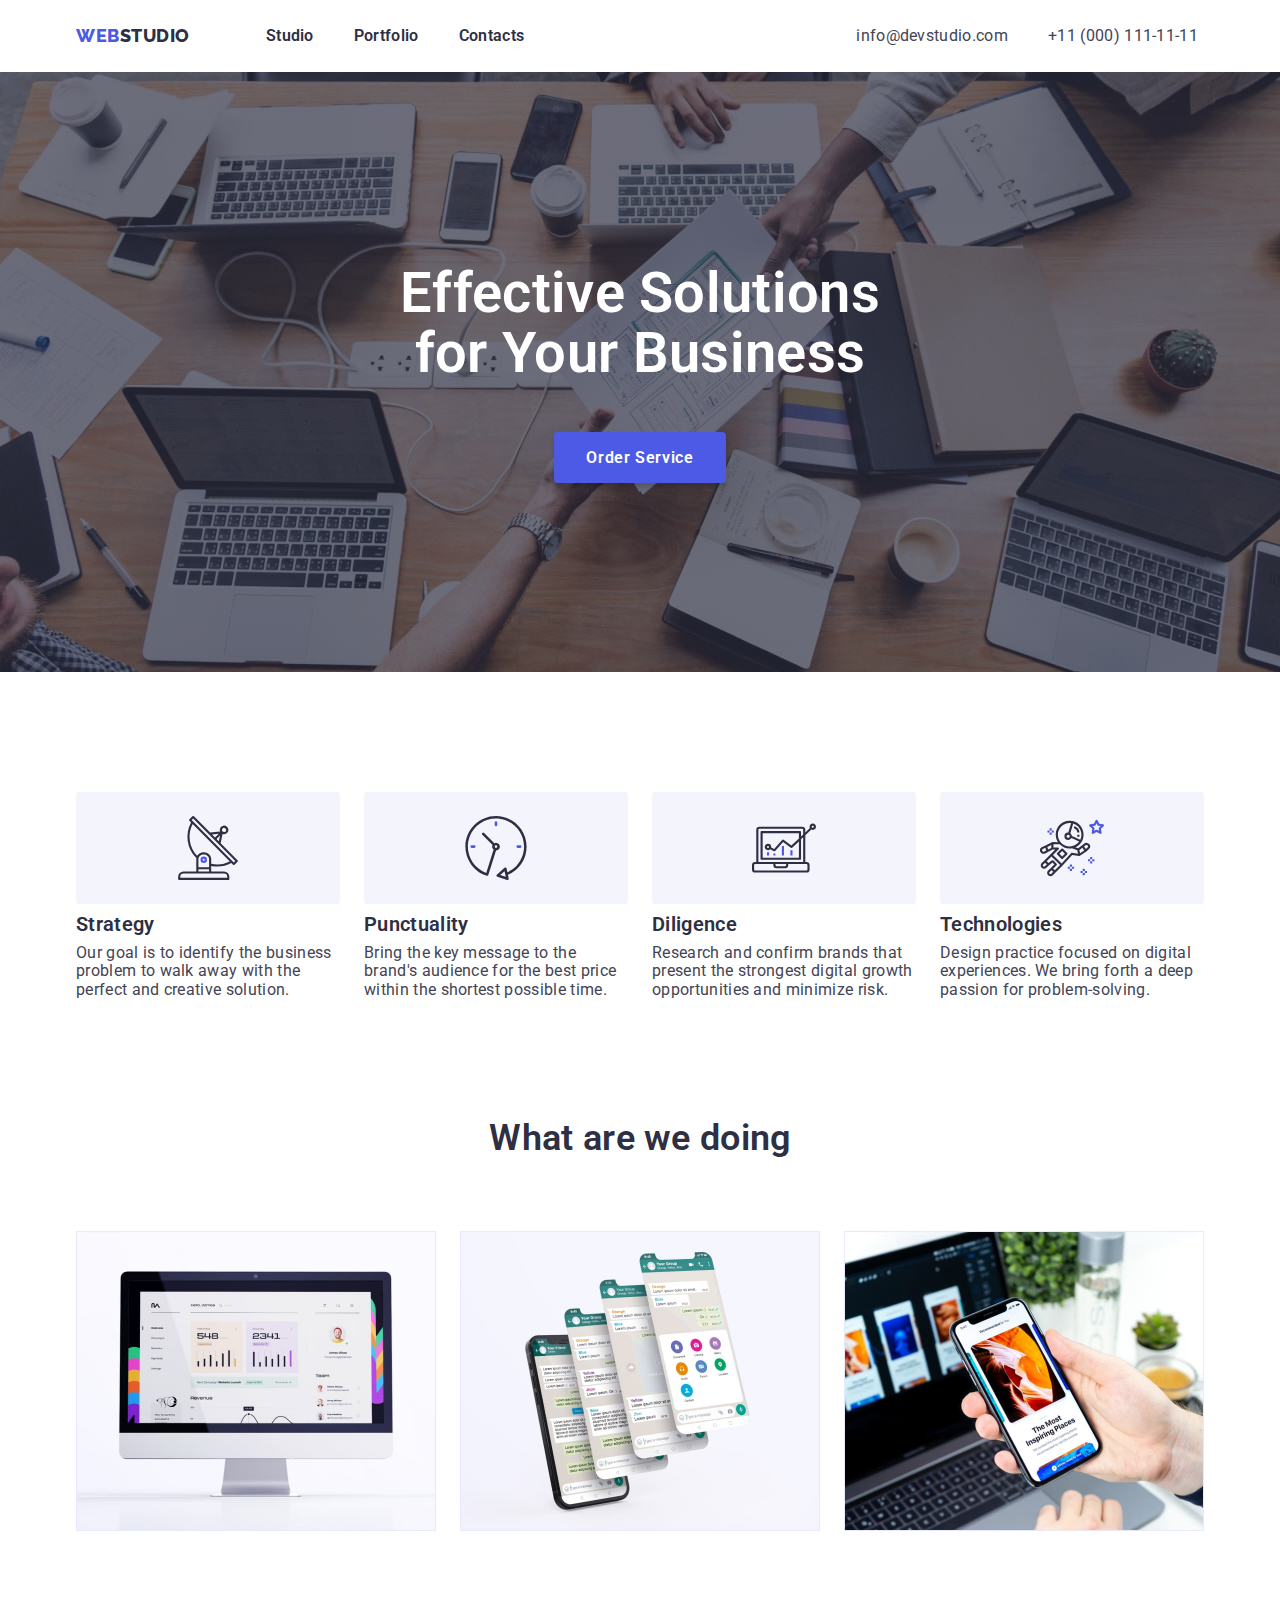
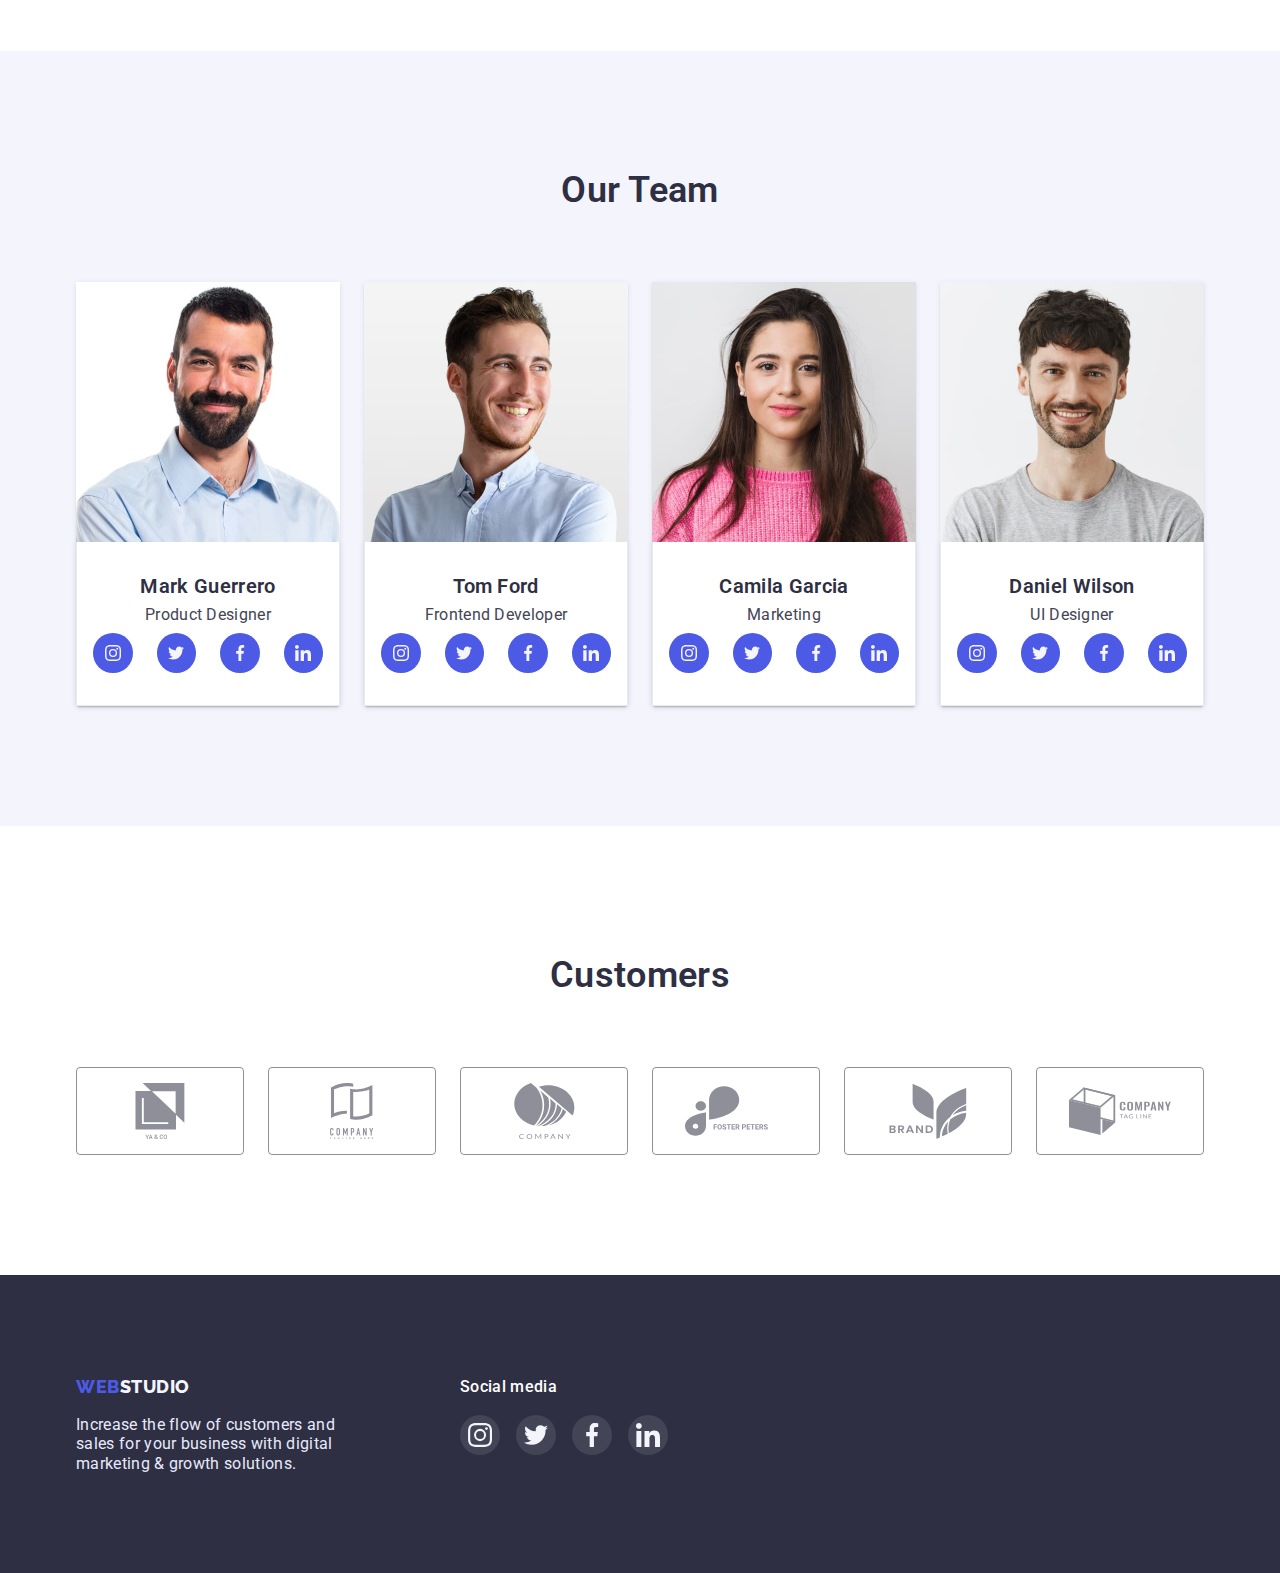
<file: index.html>
<!DOCTYPE html>
<html lang="en">
<head>
    <meta charset="UTF-8">
    <meta http-equiv="X-UA-Compatible" content="IE=edge">
    <meta name="viewport" content="width=device-width, initial-scale=1.0">
    <title>Document</title>
    <link rel="preconnect" href="https://fonts.googleapis.com">
    <link rel="preconnect" href="https://fonts.gstatic.com" crossorigin>
    <link href="https://fonts.googleapis.com/css2?family=Raleway:wght@800&family=Roboto:wght@400;500;700;900&display=swap" rel="stylesheet">
    <link rel="stylesheet" href="https://cdnjs.cloudflare.com/ajax/libs/modern-normalize/1.1.0/modern-normalize.min.css">
    <link rel="stylesheet" href="./css/styles.css">
</head>
<body class="page">

    <header class="header">
        <div class="container header-nav">
            <a href="./index.html" class="logo">web<span class="logo-span">studio</span> </a>
            <nav class="head-nav">
                <ul class="site-nav list">
                    <li class="item"><a href="./index.html" class="link"> Studio </a></li>
                    <li class="item"><a href="./portfolio.html" class="link"> Portfolio </a></li>
                    <li class="item"><a href="./index.html" class="link"> Contacts </a></li>
                </ul>
    
                <ul class="auth-nav list">
                    <li class="item"><a href="mailto:info@devstudio.com" class="link">info@devstudio.com</a></li>
                    <li class="item"><a href="tel:+110001111111" class="link">+11 (000) 111-11-11</a></li>
                </ul>
            </nav>
        </div>
    </header> 

    <main>  
        <section class="hero">
            <div class="container">
                <h1 class="hero-title">Effective Solutions for Your Business</h1>
                <button class="button hero-btn" type="button">Order Service</button>
            </div>
        </section>
    
        <section class="section">
            <div class="container">
                <ul class="list">
                    <li class="section-item-text icon-starlink">
                        <h3 class="section-name">Strategy</h3>
                        <p>Our goal is to identify the business
                            problem to walk away with the perfect and creative solution. </p>
                    </li>
    
                    <li class="section-item-text icon-clock">
                        <h3 class="section-name">Punctuality</h3>
                        <p>Bring the key message to the brand's audience for the best price within the shortest possible time.</p>
                    </li>
    
                    <li class="section-item-text icon-screen">
                        <h3 class="section-name">Diligence</h3>
                        <p>Research and confirm brands that present the strongest digital growth opportunities and minimize risk.</p>
                    </li>
    
                    <li class="section-item-text icon-robot">
                        <h3 class="section-name">Technologies</h3>
                        <p>Design practice focused on digital experiences. We bring forth a deep passion for problem-solving.</p>
                    </li>
                </ul>
            </div>
        </section>
    
            
        <section class="section-no-padding">
            <div class="container">
                <h2 class="section-title">What are we doing</h2>
                <ul class="list">
                    <li class="section-item"><img src="./image/dashboard.jpg" alt="Dashboard" width="360" height="300"></li>
                    <li class="section-item"><img src="./image/chat.jpg" alt="chat" width="360" height="300"></li>
                    <li class="section-item"><img src="./image/screen.jpg" alt="Screen" width="360" height="300"></li>
                </ul>
            </div>
        </section>

        <section class="section-team">
            <div class="container">
                <h2 class="section-title">Our Team</h2>
                <ul class="list">
                    <li class="section-team-list">
                        <img src="./image/mark.jpg" alt="Marc" width="264" height="260">
                        <div class="section-team-text">
                            <h3 class="section-name">Mark Guerrero</h3>
                            <p>Product Designer</p>
                            <ul class="team-links-list list">
                                <li class="team-links-item">
                                    <a href="" class="team-links">
                                        <svg class="team-icon" width="16" height="16">
                                            <use href="./image/icons/symbol-defs-one.svg#icon-instagram"></use>
                                        </svg>
                                    </a>
                                </li>
                                <li class="team-links-item">
                                    <a href="" class="team-links">
                                        <svg class="team-icon" width="16" height="16">
                                            <use href="./image/icons/symbol-defs-one.svg#icon-twitter"></use>
                                        </svg>
                                    </a>
                                </li>
                                <li class="team-links-item">
                                    <a href="" class="team-links">
                                        <svg class="team-icon" width="16" height="16">
                                            <use href="./image/icons/symbol-defs-one.svg#icon-facebook"></use>
                                        </svg>
                                    </a>
                                </li>
                                <li class="team-links-item">
                                    <a href="" class="team-links">
                                        <svg class="team-icon" width="16" height="16">
                                            <use href="./image/icons/symbol-defs-one.svg#icon-linkedin"></use>
                                        </svg>
                                    </a>
                                </li>
                            </ul>
                        </div>
                    </li>
    
                    <li class="section-team-list">
                        <img src="./image/tom.jpg" alt="Tom" width="264" height="260">                 
                        <div class="section-team-text">
                            <h3 class="section-name">Tom Ford</h3>
                            <p>Frontend Developer</p>
                            <ul class="team-links-list list">
                                <li class="team-links-item">
                                    <a href="" class="team-links">
                                        <svg class="team-icon" width="16" height="16">
                                            <use href="./image/icons/symbol-defs-one.svg#icon-instagram"></use>
                                        </svg>
                                    </a>
                                </li>
                                <li class="team-links-item">
                                    <a href="" class="team-links">
                                        <svg class="team-icon" width="16" height="16">
                                            <use href="./image/icons/symbol-defs-one.svg#icon-twitter"></use>
                                        </svg>
                                    </a>
                                </li>
                                <li class="team-links-item">
                                    <a href="" class="team-links">
                                        <svg class="team-icon" width="16" height="16">
                                            <use href="./image/icons/symbol-defs-one.svg#icon-facebook"></use>
                                        </svg>
                                    </a>
                                </li>
                                <li class="team-links-item">
                                    <a href="" class="team-links">
                                        <svg class="team-icon" width="16" height="16">
                                            <use href="./image/icons/symbol-defs-one.svg#icon-linkedin"></use>
                                        </svg>
                                    </a>
                                </li>
                            </ul>
                        </div>                  
                    </li>
    
                    <li class="section-team-list">
                        <img src="./image/camila.jpg" alt="Camila" width="264" height="260">                 
                        <div class="section-team-text">
                            <h3 class="section-name">Camila Garcia</h3>
                            <p>Marketing</p>
                            <ul class="team-links-list list">
                                <li class="team-links-item">
                                    <a href="" class="team-links">
                                        <svg class="team-icon" width="16" height="16">
                                            <use href="./image/icons/symbol-defs-one.svg#icon-instagram"></use>
                                        </svg>
                                    </a>
                                </li>
                                <li class="team-links-item">
                                    <a href="" class="team-links">
                                        <svg class="team-icon" width="16" height="16">
                                            <use href="./image/icons/symbol-defs-one.svg#icon-twitter"></use>
                                        </svg>
                                    </a>
                                </li>
                                <li class="team-links-item">
                                    <a href="" class="team-links">
                                        <svg class="team-icon" width="16" height="16">
                                            <use href="./image/icons/symbol-defs-one.svg#icon-facebook"></use>
                                        </svg>
                                    </a>
                                </li>
                                <li class="team-links-item">
                                    <a href="" class="team-links">
                                        <svg class="team-icon" width="16" height="16">
                                            <use href="./image/icons/symbol-defs-one.svg#icon-linkedin"></use>
                                        </svg>
                                    </a>
                                </li>
                            </ul>
                        </div>           
                    </li>
    
                    <li class="section-team-list">
                        <img src="./image/daniel.jpg" alt="Daniel" width="264" height="260">
                        <div class="section-team-text">
                            <h3 class="section-name">Daniel Wilson</h3>
                            <p>UI Designer</p>
                            <ul class="team-links-list list">
                                <li class="team-links-item">
                                    <a href="" class="team-links">
                                        <svg class="team-icon" width="16" height="16">
                                            <use href="./image/icons/symbol-defs-one.svg#icon-instagram"></use>
                                        </svg>
                                    </a>
                                </li>
                                <li class="team-links-item">
                                    <a href="" class="team-links">
                                        <svg class="team-icon" width="16" height="16">
                                            <use href="./image/icons/symbol-defs-one.svg#icon-twitter"></use>
                                        </svg>
                                    </a>
                                </li>
                                <li class="team-links-item">
                                    <a href="" class="team-links">
                                        <svg class="team-icon" width="16" height="16">
                                            <use href="./image/icons/symbol-defs-one.svg#icon-facebook"></use>
                                        </svg>
                                    </a>
                                </li>
                                <li class="team-links-item">
                                    <a href="" class="team-links">
                                        <svg class="team-icon" width="16" height="16">
                                            <use href="./image/icons/symbol-defs-one.svg#icon-linkedin"></use>
                                        </svg>
                                    </a>
                                </li>
                            </ul>
                        </div>
                    </li>
                </ul>
            </div>
        </section>

        <section class="section-customers">
            <div class="container">
                <h2 class="section-title">Customers</h2>
                <ul class="list list-customers">
                    <li class="item-customers">
                        <a href="" class="links-customers">
                            <svg class="customers-icon" width="104" height="56">
                                <use href="./image/icons/symbol-defs-one.svg#icon-group-first"></use>
                            </svg>
                        </a>
                    </li>
                    <li class="item-customers">
                        <a href="" class="links-customers">
                            <svg class="customers-icon" width="104" height="56">
                                <use href="./image/icons/symbol-defs-one.svg#icon-group-second"></use>
                            </svg>
                        </a>
                    </li>
                    <li class="item-customers">
                        <a href="" class="links-customers">
                            <svg class="customers-icon" width="104" height="56">
                                <use href="./image/icons/symbol-defs-one.svg#icon-group-company"></use>
                            </svg>
                        </a>
                    </li>
                    <li class="item-customers">
                        <a href="" class="links-customers">
                            <svg class="customers-icon" width="104" height="56">
                                <use href="./image/icons/symbol-defs-one.svg#icon-group-foster"></use>
                            </svg>
                        </a>
                    </li>
                    <li class="item-customers">
                        <a href="" class="links-customers">
                            <svg class="customers-icon" width="104" height="56">
                                <use href="./image/icons/symbol-defs-one.svg#icon-group-brand"></use>
                            </svg>
                        </a>
                    </li>
                    <li class="item-customers">
                        <a href="" class="links-customers">
                            <svg class="customers-icon" width="104" height="56">
                                <use href="./image/icons/symbol-defs-one.svg#icon-group-last"></use>
                            </svg>
                        </a>
                    </li>
                </ul>
            </div>
        </section>
    </main>

    <footer class="footer">
        <div class="container footer-wrap">
            <div class="first-footer">
                <a href="./index.html" class="logo-footer">web<span class="logo-span-footer">studio</span> </a>
                <p class="footer-text">Increase the flow of customers and sales for your business with digital marketing & growth solutions.</p>
            </div>

            <div class="second-footer">
                <p class="social-text-footer">Social media</p>
                <ul class="footer-links-list list">
                    <li class="footer-links-item">
                        <a href="" class="footer-link">
                            <svg width="24" height="24">
                                <use href="./image/icons/symbol-defs-one.svg#icon-instagram"></use>
                            </svg>
                        </a>
                    </li>
                    <li class="footer-links-item">
                        <a href="" class="footer-link">
                            <svg width="24" height="24">
                                <use href="./image/icons/symbol-defs-one.svg#icon-twitter"></use>
                            </svg>
                        </a>
                    </li>
                    <li class="footer-links-item">
                        <a href="" class="footer-link">
                            <svg width="24" height="24">
                                <use href="./image/icons/symbol-defs-one.svg#icon-facebook"></use>
                            </svg>
                        </a href="" class="footer-link">
                    </li>
                    <li class="footer-links-item">
                        <a href="" class="footer-link">
                            <svg width="24" height="24">
                                <use href="./image/icons/symbol-defs-one.svg#icon-linkedin"></use>
                            </svg>
                        </a>
                    </li>
                </ul>
            </div>
        </div>
    </footer>
    
</body>
</html>
</file>
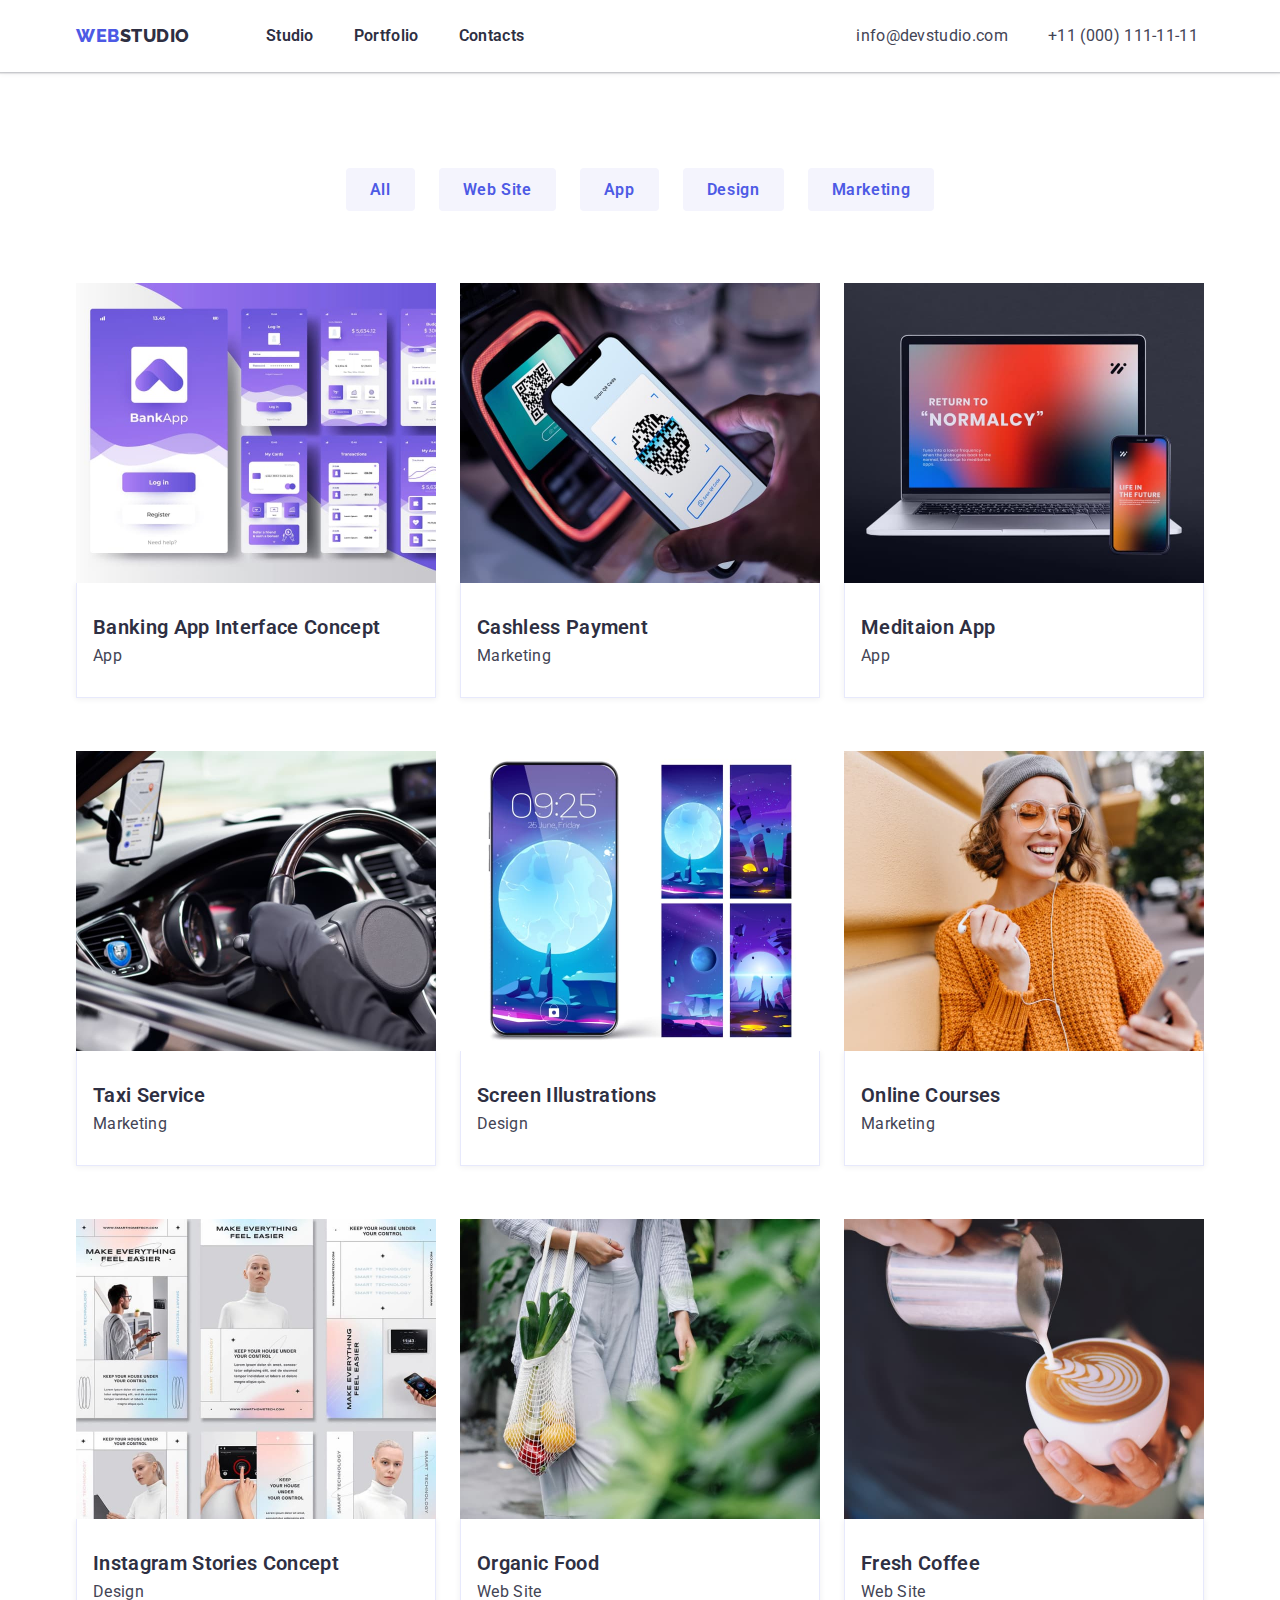
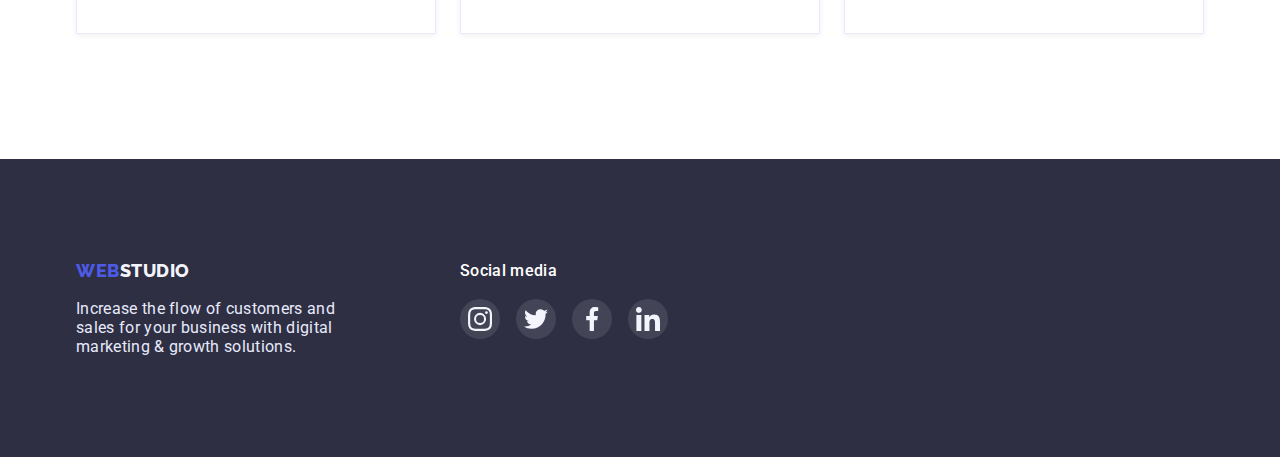
<file: portfolio.html>
<!DOCTYPE html>
<html lang="en">
<head>
    <meta charset="UTF-8">
    <meta http-equiv="X-UA-Compatible" content="IE=edge">
    <meta name="viewport" content="width=device-width, initial-scale=1.0">
    <title>Document</title>
    <link rel="preconnect" href="https://fonts.googleapis.com">
    <link rel="preconnect" href="https://fonts.gstatic.com" crossorigin>
    <link href="https://fonts.googleapis.com/css2?family=Raleway:wght@800&family=Roboto:wght@400;500;700;900&display=swap" rel="stylesheet">
    <link rel="stylesheet" href="https://cdnjs.cloudflare.com/ajax/libs/modern-normalize/1.1.0/modern-normalize.min.css">
    <link rel="stylesheet" href="./css/styles.css">
</head>
<body class="page">
    <header class="header">
        <div class="container header-nav">
            <a href="./index.html" class="logo">web<span class="logo-span">studio</span> </a>
            <nav class="head-nav">
                <ul class="site-nav list">
                    <li class="item"><a href="./index.html" class="link"> Studio </a></li>
                    <li class="item"><a href="./portfolio.html" class="link"> Portfolio </a></li>
                    <li class="item"><a href="./index.html" class="link"> Contacts </a></li>
                </ul>
    
                <ul class="auth-nav list">
                    <li class="item"><a href="mailto:info@devstudio.com" class="link">info@devstudio.com</a></li>
                    <li class="item"><a href="tel:+110001111111" class="link">+11 (000) 111-11-11</a></li>
                </ul>
            </nav>
        </div>
    </header> 

    <main>
        <section class="section-portfolio">
            <div class="container">
                <h1  class="visually-hidden">Portfolio</h1>
                <ul class="button-list list">
                    <li class="item"><button class="button-portfolio all" type="button">All</button></li>
                    <li class="item"><button class="button-portfolio web-site" type="button">Web Site</button></li>
                    <li class="item"><button class="button-portfolio app" type="button">App</button></li>
                    <li class="item"><button class="button-portfolio desing" type="button">Design</button></li>
                    <li class="item"><button class="button-portfolio marketing" type="button">Marketing</button></li>
                </ul>
    
                <ul class="portfolio-list">
                    <li class="section-portfolio-list">
                        <a class="section-portfolio-link" href="">
                            <img src="./image/portfolio/banking.jpg" alt="Banking App"  width="360" height="300">
                            <div class="section-team-text">
                                <h2 class="section-name">Banking App Interface Concept</h2>
                                <p>App</p>
                            </div>
                        </a>
                    </li>
                    <li class="section-portfolio-list">
                        <a class="section-portfolio-link" href="">
                            <img src="./image/portfolio/cashless.jpg" alt="Cashless Payment"  width="360" height="300">
                            <div class="section-team-text">
                                <h2 class="section-name">Cashless Payment</h2>
                                <p>Marketing</p>
                            </div>
                        </a>
                    </li>
                    <li class="section-portfolio-list">
                        <a class="section-portfolio-link" href="">
                            <img src="./image/portfolio/meditaion.jpg" alt="Meditaion App" width="360" height="300">
                            <div class="section-team-text">
                                <h2 class="section-name">Meditaion App</h2>
                                <p>App</p>
                            </div>
                        </a>
                    </li>
                    <li class="section-portfolio-list">
                        <a class="section-portfolio-link" href="">
                            <img src="./image/portfolio/taxi.jpg" alt="Taxi Service" width="360" height="300">
                            <div class="section-team-text">
                                <h2 class="section-name">Taxi Service</h2>
                                <p>Marketing</p>
                            </div>
                        </a>
                    </li>
                    <li class="section-portfolio-list">
                        <a class="section-portfolio-link" href="">
                            <img src="./image/portfolio/screen.jpg" alt="Screen Illustrations" width="360" height="300">
                            <div class="section-team-text">
                                <h2 class="section-name">Screen Illustrations</h2>
                                <p>Design</p>
                            </div>
                        </a>
                    </li>
                    <li class="section-portfolio-list">
                        <a class="section-portfolio-link" href="">
                            <img src="./image/portfolio/online.jpg" alt="Online Courses" width="360" height="300">
                            <div class="section-team-text">
                                <h2 class="section-name">Online Courses</h2>
                                <p>Marketing</p>
                            </div>
                        </a>
                    </li>
                    <li class="section-portfolio-list">
                        <a class="section-portfolio-link" href="">
                            <img src="./image/portfolio/instagram.jpg" alt="Instagram" width="360" height="300">
                            <div class="section-team-text">
                                <h2 class="section-name">Instagram Stories Concept</h2>
                                <p>Design</p>
                            </div>
                        </a>
                    </li>
                    <li class="section-portfolio-list">
                        <a class="section-portfolio-link" href="">
                            <img src="./image/portfolio/organic.jpg" alt="Organic Food" width="360" height="300">
                            <div class="section-team-text">
                                <h2 class="section-name">Organic Food</h2>
                                <p>Web Site</p>
                            </div>
                        </a>
                    </li>
                    <li class="section-portfolio-list">
                        <a class="section-portfolio-link" href="">
                            <img src="./image/portfolio/coffee.jpg" alt="Fresh Coffee" width="360" height="300">
                            <div class="section-team-text">
                                <h2 class="section-name">Fresh Coffee</h2>
                                <p>Web Site</p>
                            </div>
                        </a>
                    </li>
                </ul>
            </div>
        </section>
    </main>
    
    <footer class="footer">
        <div class="container footer-wrap">
            <div class="first-footer">
                <a href="./index.html" class="logo-footer">web<span class="logo-span-footer">studio</span> </a>
                <p class="footer-text">Increase the flow of customers and sales for your business with digital marketing & growth solutions.</p>
            </div>

            <div class="second-footer">
                <p class="social-text-footer">Social media</p>
                <ul class="footer-links-list list">
                    <li class="footer-links-item">
                        <a href="" class="footer-link">
                            <svg width="24" height="24">
                                <use href="./image/icons/symbol-defs-one.svg#icon-instagram"></use>
                            </svg>
                        </a>
                    </li>
                    <li class="footer-links-item">
                        <a href="" class="footer-link">
                            <svg width="24" height="24">
                                <use href="./image/icons/symbol-defs-one.svg#icon-twitter"></use>
                            </svg>
                        </a>
                    </li>
                    <li class="footer-links-item">
                        <a href="" class="footer-link">
                            <svg width="24" height="24">
                                <use href="./image/icons/symbol-defs-one.svg#icon-facebook"></use>
                            </svg>
                        </a href="" class="footer-link">
                    </li>
                    <li class="footer-links-item">
                        <a href="" class="footer-link">
                            <svg width="24" height="24">
                                <use href="./image/icons/symbol-defs-one.svg#icon-linkedin"></use>
                            </svg>
                        </a>
                    </li>
                </ul>
            </div>
        </div>
    </footer>

</body>
</html>
</file>
<file: css/styles.css>
html {
    box-sizing: border-box;
}

*,
*::before,
*::after {
    box-sizing: inherit;
}

:root {
    --primary-text-color: #434455;
    --title-text-color: #2E2F42;
    --accent-color: #4D5AE5;
    --hover-color: #404BBF;
    --white-color: #FFFFFF;
    --white-milk-color: #F4F4FD;
    --footer-text-color: #E7E9FC;
    
}

.visually-hidden {
    position: absolute;
    white-space: nowrap;
    width: 1px;
    height: 1px;
    overflow: hidden;
    border: 0;
    padding: 0;
    clip: rect(0 0 0 0);
    clip-path: inset(50%);
    margin: -1px;
}

.page {
    color: var(--primary-text-color);
    background-color: var(--white-color);
    font-family: Roboto, sans-serif;
    letter-spacing: 0.02em;
}

.container {
    max-width: 1158px;
    padding-left: 15px;
    padding-right: 15px;
    margin: 0 auto;
}

.list {
    list-style: none;
    padding: 0;
    margin: 0;
    display: flex;
}

h1,
h2,
h3,
p,
ul {
    margin-top: 0;
    margin-bottom: 0;
}

img {
    display: block;
}


.header {
    box-shadow: 0px 2px 1px rgba(46, 47, 66, 0.08), 0px 1px 1px rgba(46, 47, 66, 0.16), 0px 1px 6px rgba(46, 47, 66, 0.08);
}

.header-nav {
    display: flex;
    align-items: center;
}

.logo {
    color: var(--accent-color);
    font-family: 'Raleway', sans-serif;
    font-weight: 800;
    font-size: 18px;
    line-height: 1.33;
    letter-spacing: 0.03em;
    text-transform: uppercase;
    text-decoration: none;
    margin-right: 76px;
    padding-top: 24px;
    padding-bottom: 24px;
}

.logo-span {
    color: var(--title-text-color);
    font-family: 'Raleway', sans-serif;
    font-weight: 800;
    font-size: 18px;
    line-height: 1.33;
    letter-spacing: 0.03em;
    text-transform: uppercase;
}

.logo:hover,
.logo:focus,
.logo-span:hover,
.logo-span:focus {
    color: var(--accent-color);
}

.site-nav {
    margin-right: 332px;
}

.site-nav,
.auth-nav {
    display: flex;
}

.site-nav .item,
.auth-nav .item {
    padding-top: 24px;
    padding-bottom: 24px;
    margin-right: 40px;
}

.site-nav .item:last-child,
.auth-nav .item:last-child {
    margin-right: 0;
}

.site-nav .link {
    color: var(--title-text-color);
    font-family: inherit;
    font-weight: 600;
    font-size: 16px;
    line-height: 1.5;
    text-decoration: none;
}


.auth-nav .link {
    color: var(--primary-text-color);
    font-family: inherit;
    font-size: 16px;
    line-height: 1.5;
    text-decoration: none;
}

.site-nav .link:hover, 
.site-nav .link:focus,
.auth-nav .link:hover,
.auth-nav .link:focus {
    color: var(--accent-color);
}

.head-nav {
    display: flex;
    align-items: center;
}

.hero {
    background-color: var(--title-text-color);
    padding-top: 192px;
    padding-bottom: 192px;
    max-width: 1440px;
    height: 600px;
    margin-left: auto;
    margin-right: auto;
    text-align: center;
    background-image: linear-gradient(rgba(46, 47, 66, 0.7),
    rgba(46, 47, 66, 0.7)),
    url(../image/people-office.jpg);
    background-repeat: no-repeat;
    background-position: center;
    background-size: cover;
}

.hero-title {
    color: var(--white-color);
    font-weight: 600;
    font-size: 56px;
    line-height: 1.07;
    margin: auto;
    max-width: 492px;
}

.button {
    color: var(--white-color);
    background-color: var(--accent-color);
    cursor: pointer;
    font-family: inherit;
    font-weight: 600;
    font-size: 16px;
    line-height: 1.19;
    letter-spacing: 0.04em;
    text-align: center;
    display: inline-block;
    box-shadow: 0px 4px 4px rgba(0, 0, 0, 0.15);
    border: none;
    border-radius: 4px;
    padding: 16px 32px;
    margin-top: 48px;
    min-width: 170px;
}

.hero-btn:hover,
.hero-btn:focus {
    background-color: var(--hover-color);
    color: var(--white-color);
    box-shadow: 0px 1px 6px rgba(46, 47, 66, 0.08), 0px 1px 1px rgba(46, 47, 66, 0.16), 0px 2px 1px rgba(46, 47, 66, 0.08);
    border-radius: 0px 0px 4px 4px;
}

.button:hover,
.button:focus {
    background-color: var(--hover-color);
    color: var(--white-color);
}

.section {
    list-style: none;
    padding-top: 120px;
    padding-bottom: 120px;
}

.section-no-padding {
    list-style: none;
    padding-top: 0;
    padding-bottom: 120px;
}

.section-title {
    color: var(--title-text-color);
    font-weight: 600;
    font-size: 36px;
    line-height: 1.1;
    text-align: center;
    margin-bottom: 72px;
}

.section-item {
    margin-top: 72px;
}

.item:last-child {
    padding-left: 0;
}

.section-name {
    color:var(--title-text-color);
    font-weight: 600;
    font-size: 20px;
    line-height: 1.2;
    margin-bottom: 8px;
}

.section-item-text {
    margin-right: 24px;
    min-width: 264px;
}

.section-item-text:last-child {
    margin-right: 0;
}

.section-item-text::before {
    content: '';
    display: block;
    height: 112px;
    margin-bottom: 8px;
    background: var(--white-milk-color);
    border-radius: 4px;
    background-repeat: no-repeat;
    background-position: center;
}

.icon-starlink::before {
    background-image: url(../image/icons/antenna.svg);
}

.icon-clock::before {
    background-image: url(../image/icons/clock.svg);
}

.icon-screen::before {
    background-image: url(../image/icons/diagram.svg);
}

.icon-robot::before {
    background-image: url(../image/icons/astronaut.svg);
}

.section-item {
    margin-top: 0;
    margin-right: 24px;
}

.section-item:last-child {
    margin-right: 0;
}

.section-team {
    background-color: var(--white-milk-color);
    padding-top: 120px;
    padding-bottom: 120px;
}

.section-team-list {
    background-color: var(--white-color);
    text-align: center;
    max-width: 264px;
    margin-right: 24px;
    box-shadow: 0px 1px 6px rgba(46, 47, 66, 0.08), 0px 1px 1px rgba(46, 47, 66, 0.16), 0px 2px 1px rgba(46, 47, 66, 0.08);
    border-radius: 0px 0px 4px 4px;
}

.section-team-list:last-child {
    margin-right: 0;
}

.section-team-text {
    padding: 32px 16px;
    border: 0.5px solid #F4F4FD;
    border: 1px solid #E7E9FC;
    box-shadow: 0px 1px 6px rgba(46, 47, 66, 0.08);
    border-top: none;
}

.team-links-list {
    display: flex;
    justify-content: center;
    gap: 24px;
    margin-top: 8px;
}

.team-links-item {
    width: 40px;
    height: 40px;
}

.team-links {
    width: 100%;
    height: 100%;
    background-color: var(--accent-color);
    border-radius: 50%;
    display: flex;
    align-items: center;
    justify-content: center;
}

.team-links:hover,
.team-links:focus {
    background-color: var(--hover-color);
}

.section-customers {
    padding-top: 130px;
    padding-bottom: 120px;
}

.list-customers {
    display: flex;
    justify-content: center;
    gap: 24px;
    margin-top: 72px;
}

.item-customers {
    width: 168px;
    height: 88px;
}

.links-customers {
    width: 100%;
    height: 100%;
    padding: 16px 32px;
    border: 1px solid #8E8F99;
    border-radius: 4px;
    display: flex;
    align-items: center;
    justify-content: center;
}

.links-customers:hover,
.links-customers:focus {
    border: 1px solid var(--hover-color);
}

.customers-icon {
    fill: #8E8F99;
}

.links-customers:hover .customers-icon,
.links-customers:focus .customers-icon {
    fill: var(--hover-color);
}

.section-portfolio {
    list-style: none;
    padding-top: 96px;
    padding-bottom: 120px;
}

.button-list {
    display: flex;
    margin-bottom: 72px;
}

.button-list .item {
    margin-right: 24px;
}

.button-list .item:last-child {
    margin-right: 0;
}

.portfolio-list {
list-style: none;
padding: 0;
margin: 0;
display: flex;
flex-wrap: wrap;
row-gap: 48px;
column-gap: 24px;
}

.section-portfolio-list {
    background-color: var(--white-color);
    max-width: 360px;
    height: 420px;
}

.section-portfolio-link {
    color: var(--primary-text-color);
    text-decoration: none; 
}

.section-portfolio-link:hover,
.section-portfolio-link:focus {
    box-shadow: 0px 1px 6px rgba(46, 47, 66, 0.08), 0px 1px 1px rgba(46, 47, 66, 0.16), 0px 2px 1px rgba(46, 47, 66, 0.08);
}


.button-list {
    justify-content: center;
}

.button-portfolio {
    background-color: var(--white-milk-color);
    color: var(--accent-color);
    cursor: pointer;
    font-family: inherit;
    font-weight: 600;
    font-size: 16px;
    line-height: 1.19;
    letter-spacing: 0.04em;
    text-align: center;
    display: inline-block;
    border: 1px solid #E7E9FC;
    border: none;
    border-radius: 4px;
    padding: 12px 24px;
}

.button-portfolio:hover,
.button-portfolio:focus {
    background-color: var(--hover-color);
    color: var(--white-color);
}



.footer {
    background-color: var(--title-text-color);
    padding-top: 100px;
    padding-bottom: 100px;
}

.footer-wrap {
    display: flex;
    gap: 120px;
}

.logo-span-footer {
    color: var(--white-milk-color);
    font-family: 'Raleway', sans-serif;
    font-weight: 800;
    font-size: 18px;
    line-height: 1.33;
    letter-spacing: 0.03em;
    text-transform: uppercase;
}

.logo-span-footer:hover,
.logo-span-footer:focus {
    color: var(--accent-color);
}

.footer-text {
    color: var(--footer-text-color);
    font-weight: 400;
    font-size: 16px;
    line-height: 1.2;
    width: 264px;
}


.logo-footer {
    color: var(--accent-color);
    font-family: 'Raleway', sans-serif;
    font-weight: 800;
    font-size: 18px;
    line-height: 1.33;
    letter-spacing: 0.03em;
    text-transform: uppercase;
    text-decoration: none;
    display: inline-block;
    margin-bottom: 16px;
}

.logo-footer:hover,
.logo-footer:focus {
    color: var(--accent-color);
}


.social-text-footer {
    color: var(--white-color);
    font-family: 'Roboto';
    font-weight: 500;
    font-size: 16px;
    line-height: 24px;
    letter-spacing: 0.02em;
    margin-bottom: 16px;
}

.footer-links-list {
    display: flex;
    justify-content: center;
    gap: 16px;
}

.footer-links-item {
    width: 40px;
    height: 40px;
}

.footer-link {
    width: 100%;
    height: 100%;
    background-color: rgba(255, 255, 255, 0.1);;
    border-radius: 50%;
    display: flex;
    align-items: center;
    justify-content: center;
}

.footer-link:hover,
.footer-link:focus {
    background-color: #31D0AA;
}
</file>
